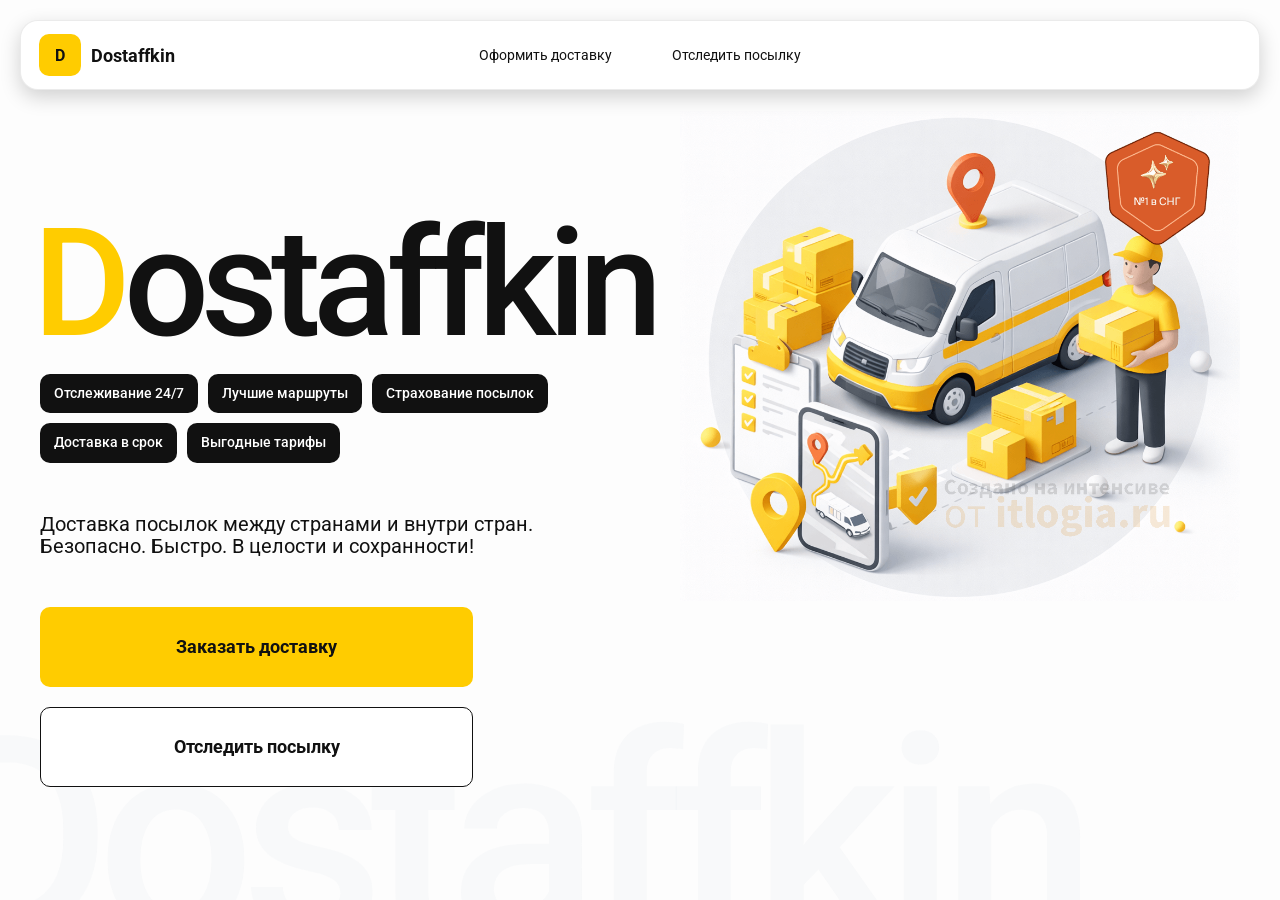
<file: index.html>
<!doctype html>
<html lang="ru">

<head>
    <meta charset="utf-8" />
    <meta name="viewport" content="width=device-width,initial-scale=1,maximum-scale=1,user-scalable=0" />
    <title>Dostaffkin — Доставка посылок между странами и внутри стран. Безопасно. Быстро. В целости и сохранности!
    </title>
    <link rel="stylesheet" href="styles/base.css" />
    <link rel="stylesheet" href="styles/base_adaptive.css" />
    <link rel="stylesheet" href="styles/index.css" />
    <link rel="stylesheet" href="styles/index_adaptive.css" />
</head>

<body>

    <div class="container">
        <header class="header">
            <a class="header-brand" href="#">
                <div class="header-logo">D</div>
                <div class="header-title">Dostaffkin</div>
            </a>
            <nav class="header-menu">
                <a class="header-link" href="./order.html">Оформить <span>доставку</span></a>
                <a class="header-link" href="./track.html">Отследить <span>посылку</span></a>
            </nav>
        </header>
        <main class="main">
            <section class="main-info">
                <div class="main-title">
                    <span>D</span>ostaffkin
                </div>
                <div class="main-features">
                    <div class="main-feature">Отслеживание 24/7</div>
                    <div class="main-feature">Лучшие маршруты</div>
                    <div class="main-feature">Страхование посылок</div>
                    <div class="main-feature">Доставка в срок</div>
                    <div class="main-feature">Выгодные тарифы</div>
                </div>
                <div class="main-description">
                    Доставка посылок между странами и внутри стран.
                    Безопасно. Быстро. В целости и сохранности!
                </div>
                <div class="main-actions">
                    <a class="button" type="button" href="./order.html">Заказать доставку</a>
                    <a class="button button-white" type="button" href="./track.html">Отследить посылку</a>
                </div>
            </section>
            <div class="main-title-ghost">Dostaffkin</div>
            <section class="main-image">
                <img src="images/main-image.png" alt="Main image" />
            </section>
        </main>

    </div>

</body>

</html>
</file>
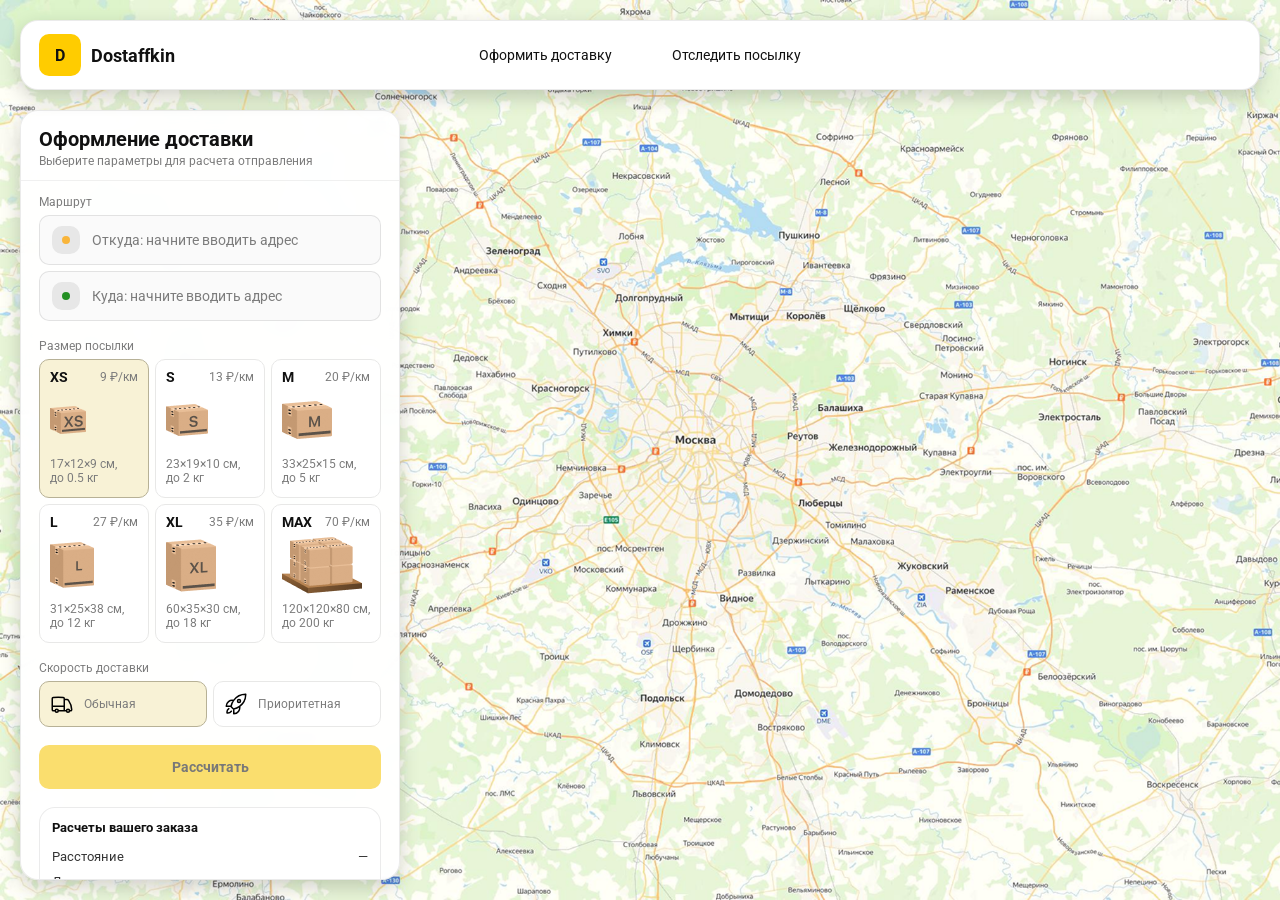
<file: order.html>
<!doctype html>
<html lang="ru">

<head>
    <meta charset="utf-8" />
    <meta name="viewport" content="width=device-width,initial-scale=1,maximum-scale=1,user-scalable=0" />
    <title>Оформление доставки</title>

    <link rel="stylesheet" href="styles/base.css" />
    <link rel="stylesheet" href="styles/base_adaptive.css" />

    <link rel="stylesheet" href="styles/order.css" />
    <link rel="stylesheet" href="styles/order_adaptive.css" />
</head>

<body>
    <div id="map"></div>

    <header class="header">
        <a class="header-brand" href="./index.html">
            <div class="header-logo">D</div>
            <div class="header-title">Dostaffkin</div>
        </a>
        <nav class="header-menu">
            <a class="header-link" href="#">Оформить <span>доставку</span></a>
            <a class="header-link" href="./track.html">Отследить <span>посылку</span></a>
        </nav>
    </header>


    <aside class="main" id="sidebar">
        <div class="main-header">
            <div class="main-title">Оформление доставки</div>
            <div class="main-text">Выберите параметры для расчета отправления</div>
        </div>
        <div class="main-content">
            <div class="main-route">
                <div class="main-block-title">Маршрут</div>
                <div class="main-fields">
                    <div class="main-field" id="fromField">
                        <div class="main-pin"></div>
                        <input id="from" placeholder="Откуда: начните вводить адрес" autocomplete="off" />
                        <div class="main-ac" id="fromAc" role="listbox" aria-label="Подсказки адресов"></div>
                    </div>

                    <div class="main-field" id="toField">
                        <div class="main-pin"></div>
                        <input id="to" placeholder="Куда: начните вводить адрес" autocomplete="off" />
                        <div class="main-ac" id="toAc" role="listbox" aria-label="Подсказки адресов"></div>
                    </div>
                </div>
            </div>
            <div class="main-package">
                <div class="main-block-title">Размер посылки</div>

                <div class="main-sizes">
                    <div class="main-size-card is-active" data-value="xs">
                        <div class="main-size-top">
                            <div class="main-size-label">XS</div>
                            <div class="main-size-rate">9 ₽/км</div>
                        </div>
                        <div class="main-size-media">
                            <img src="images/sizes/xs.png" alt="Короб XS" />
                        </div>
                        <div class="main-size-description">17×12×9 см,<br>до 0.5 кг</div>
                    </div>

                    <div class="main-size-card" data-value="s">
                        <div class="main-size-top">
                            <div class="main-size-label">S</div>
                            <div class="main-size-rate">13 ₽/км</div>
                        </div>
                        <div class="main-size-media">
                            <img src="images/sizes/s.png" alt="Короб S" />
                        </div>
                        <div class="main-size-description">23×19×10 см,<br>до 2 кг</div>
                    </div>

                    <div class="main-size-card" data-value="m">
                        <div class="main-size-top">
                            <div class="main-size-label">M</div>
                            <div class="main-size-rate">20 ₽/км</div>
                        </div>
                        <div class="main-size-media">
                            <img src="images/sizes/m.png" alt="Короб M" />
                        </div>
                        <div class="main-size-description">33×25×15 см,<br>до 5 кг</div>
                    </div>

                    <div class="main-size-card" data-value="l">
                        <div class="main-size-top">
                            <div class="main-size-label">L</div>
                            <div class="main-size-rate">27 ₽/км</div>
                        </div>
                        <div class="main-size-media">
                            <img src="images/sizes/l.png" alt="Короб L" />
                        </div>
                        <div class="main-size-description">31×25×38 см,<br>до 12 кг</div>
                    </div>

                    <div class="main-size-card" data-value="xl">
                        <div class="main-size-top">
                            <div class="main-size-label">XL</div>
                            <div class="main-size-rate">35 ₽/км</div>
                        </div>
                        <div class="main-size-media">
                            <img src="images/sizes/xl.png" alt="Короб XL" />
                        </div>
                        <div class="main-size-description">60×35×30 см,<br>до 18 кг</div>
                    </div>

                    <div class="main-size-card" data-value="max">
                        <div class="main-size-top">
                            <div class="main-size-label">MAX</div>
                            <div class="main-size-rate">70 ₽/км</div>
                        </div>
                        <div class="main-size-media main-size-media-palleta">
                            <img src="images/sizes/max.png" alt="Паллета" />
                        </div>
                        <div class="main-size-description">120×120×80 см,<br>до 200 кг</div>
                    </div>
                </div>
            </div>

            <div class="main-speed">
                <div class="main-block-title">Скорость доставки</div>

                <div class="main-speeds">
                    <div class="main-speed-card is-active" data-value="regular">
                        <img class="main-speed-media" src="images/icons/regular.svg" alt="Regular" />
                        <div class="main-speed-description">Обычная</div>
                    </div>
                    <div class="main-speed-card" data-value="fast">
                        <img class="main-speed-media" src="images/icons/fast.svg" alt="Fast" />
                        <div class="main-speed-description">Приоритетная</div>
                    </div>

                </div>
            </div>

            <div class="main-calculate-block">
                <button id="calc" class="button calculate-button" type="button" disabled>Рассчитать</button>
            </div>
            <div class="main-result" id="result">
                <div class="main-result-title">Расчеты вашего заказа</div>
                <div class="main-result-lines">
                    <div class="main-result-line"><span>Расстояние</span><span id="distanceValue">—</span></div>
                    <div class="main-result-line"><span>Доставим через</span><span id="durationValue">—</span></div>
                    <div class="main-result-line"><span>Тариф</span><span id="rateValue">—</span></div>
                </div>
                <div class="main-price">
                    <div class="main-price-label">Итого</div>
                    <div class="main-price-value" id="totalValue">—</div>
                </div>
            </div>
            <div class="main-order-box">
                <div class="main-order-form" id="orderForm">
                    <div class="main-order-title">Оформление доставки</div>
                    <div class="main-block-info-row">
                        <div class="main-block-title">Контакты</div>
                        <div class="order-fields">
                            <div class="main-field">
                                <input id="customerName" placeholder="Ваше имя" autocomplete="off" />
                            </div>
                            <div class="main-field">
                                <input id="customerPhone" placeholder="Ваш телефон" autocomplete="off"
                                    inputmode="tel" />
                            </div>
                        </div>
                    </div>
                    <div class="main-block-info-row extra-info">
                        <div class="main-block-title">Дополнительная информация</div>
                        <div class="main-field textarea">
                            <textarea id="comment" placeholder="Детали доставки и комментарии"></textarea>
                        </div>
                    </div>
                    <button id="submit" class="button main-submit-request" type="button" disabled>Отправить
                        заявку
                    </button>
                </div>

                <div class="main-order-success" id="orderSuccess">
                    <div class="main-success-icon">✓</div>
                    <div class="main-success-title">Заявка отправлена!</div>
                    <div class="main-success-title">Номер отправления – <span id="orderId"></span></div>
                    <div class="main-success-subtitle">Мы скоро свяжемся с вами</div>
                </div>
            </div>
        </div>


    </aside>


</body>

</html>
</file>
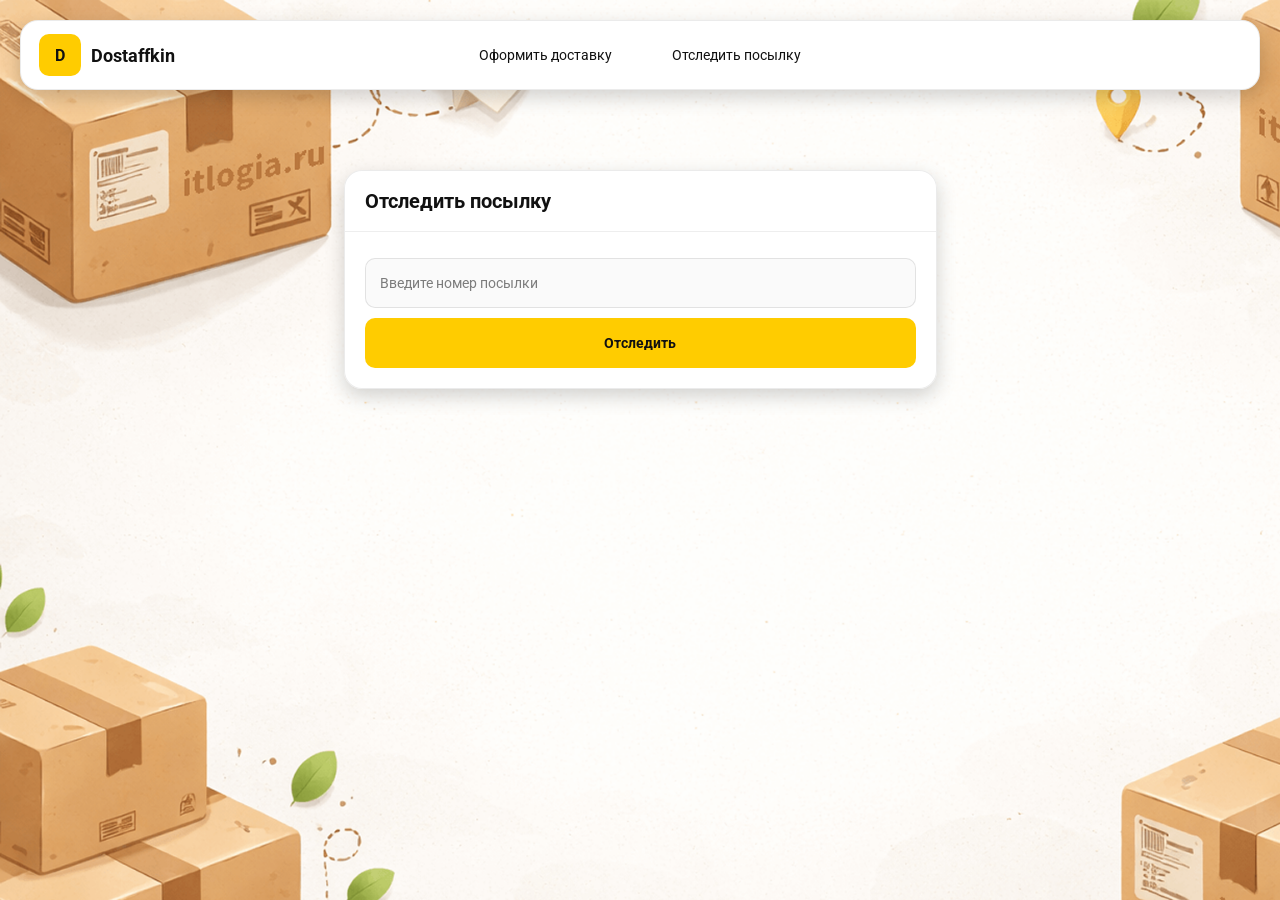
<file: track.html>
<!doctype html>
<html lang="ru">

<head>
    <meta charset="utf-8" />
    <meta name="viewport" content="width=device-width,initial-scale=1,maximum-scale=1,user-scalable=0" />
    <title>Отследить посылку</title>
    <link rel="stylesheet" href="styles/base.css" />
    <link rel="stylesheet" href="styles/base_adaptive.css" />

    <link rel="stylesheet" href="styles/track.css" />
    <link rel="stylesheet" href="styles/track_adaptive.css" />
</head>

<body>
    <div class="container">
        <header class="header">
            <a class="header-brand" href="./index.html">
                <div class="header-logo">D</div>
                <div class="header-title">Dostaffkin</div>
            </a>
            <nav class="header-menu">
                <a class="header-link" href="./order.html">Оформить <span>доставку</span></a>
                <a class="header-link" href="#">Отследить <span>посылку</span></a>
            </nav>
        </header>
        <main class="track-content">
            <section class="track-card track-search">
                <div class="track-title">Отследить посылку</div>
                <div class="track-action">
                    <div class="main-field track-field">
                        <input id="trackNumber" placeholder="Введите номер посылки" autocomplete="off" />
                    </div>
                    <button id="trackButton" class="button track-button" type="button">Отследить</button>
                </div>
            </section>
            <section class="track-card track-result" id="trackResult">
                <div class="track-result-header">
                    <div class="track-id" id="trackIdValue"></div>
                    <div class="track-routes">
                        <div class="track-route">
                            <div class="track-route-pin">
                                <svg xmlns="http://www.w3.org/2000/svg" fill="none" viewBox="0 0 24 24"
                                    stroke-width="1.5" stroke="orange" class="size-6">
                                    <path stroke-linecap="round" stroke-linejoin="round"
                                        d="M15 10.5a3 3 0 1 1-6 0 3 3 0 0 1 6 0Z" />
                                    <path stroke-linecap="round" stroke-linejoin="round"
                                        d="M19.5 10.5c0 7.142-7.5 11.25-7.5 11.25S4.5 17.642 4.5 10.5a7.5 7.5 0 1 1 15 0Z" />
                                </svg>
                            </div>
                            <div class="track-route-address" id="trackFromValue">
                                Откуда: Москва, улица Арбат, 1
                            </div>
                        </div>
                        <div class="track-route track-route-arrow">
                            <svg xmlns="http://www.w3.org/2000/svg" fill="none" viewBox="0 0 24 24" stroke-width="1.5"
                                stroke="currentColor" class="size-6">
                                <path stroke-linecap="round" stroke-linejoin="round"
                                    d="M19.5 13.5 12 21m0 0-7.5-7.5M12 21V3" />
                            </svg>
                        </div>
                        <div class="track-route">
                            <div class="track-route-pin">
                                <svg xmlns="http://www.w3.org/2000/svg" fill="none" viewBox="0 0 24 24"
                                    stroke-width="1.5" stroke="green" class="size-6">
                                    <path stroke-linecap="round" stroke-linejoin="round"
                                        d="M15 10.5a3 3 0 1 1-6 0 3 3 0 0 1 6 0Z" />
                                    <path stroke-linecap="round" stroke-linejoin="round"
                                        d="M19.5 10.5c0 7.142-7.5 11.25-7.5 11.25S4.5 17.642 4.5 10.5a7.5 7.5 0 1 1 15 0Z" />
                                </svg>
                            </div>
                            <div class="track-route-address" id="trackToValue">
                                Куда: Минск, проспект Независимости, 58
                            </div>
                        </div>
                    </div>
                </div>
                <div class="track-info">
                    <div class="track-status-title">Статус данной посылки:</div>
                    <div class="track-status-list" id="trackStatusList">


                        <div class="track-status created">
                            <img src="images/icons/created.svg" class="track-status-icon" alt="Created">
                            <div class="track-status-text">
                                <div class="track-status-text-state">Создан</div>
                                <div class="track-status-text-date">10.01.2026</div>
                            </div>
                        </div>

                        <div class="track-status in-way">
                            <img src="images/icons/in-way.svg" class="track-status-icon" alt="In way">
                            <div class="track-status-text">
                                <div class="track-status-text-state">В пути: Москва</div>
                                <div class="track-status-text-date">18.01.2026</div>
                            </div>
                        </div>

                        <div class="track-status ready">
                            <img src="images/icons/ready.svg" class="track-status-icon" alt="Ready">
                            <div class="track-status-text">
                                <div class="track-status-text-state">Готов к выдаче</div>
                                <div class="track-status-text-date">25.01.2026</div>
                            </div>
                        </div>

                        <div class="track-status done">
                            <img src="images/icons/done.svg" class="track-status-icon" alt="Done">
                            <div class="track-status-text">
                                <div class="track-status-text-state">Вручен</div>
                                <div class="track-status-text-date">27.01.2026</div>
                            </div>
                        </div>

                    </div>
                </div>
            </section>
        </main>
    </div>
</body>

</html>
</file>
<file: styles/base.css>
*, *::before, *::after {
    box-sizing: border-box;
}

@font-face {
    font-family: "Roboto";
    src: url("../fonts/Roboto-Regular.ttf");
    font-weight: normal;
}

@font-face {
    font-family: "Roboto";
    src: url("../fonts/Roboto-Bold.ttf");
    font-weight: bold;
}

@font-face {
    font-family: "Roboto";
    src: url("../fonts/Roboto-Medium.ttf");
    font-weight: 500;
}

html, body {
    margin: 0;
    color: #111111;
    font-family: "Roboto", sans-serif;
}

body {
    background: #FDFDFD;
}

.header {
    border-radius: 18px;
    box-shadow: 0 7px 20px 0 #0000002E;
    backdrop-filter: blur(10px);
    background: #ffffff;
    left: 20px;
    border: 1px solid rgba(0, 0, 0, 0.08);
    position: fixed;
    right: 20px;
    top: 20px;
    padding: 14px 18px;
    height: 70px;
    display: flex;
    align-items: center;
    z-index: 6;
}

.header-brand {
    display: flex;
    align-items: center;
    text-decoration: none;
    gap: 10px;
}

.header-logo {
    width: 42px;
    height: 42px;
    border-radius: 10px;
    background: #FFCC00;
    display: grid;
    place-items: center;
    font-weight: bold;
    color: #111;
}

.header-title {
    font-size: 18px;
    font-weight: bold;
    color: #111111;
    text-decoration: none;
}

.header-menu {
    display: flex;
    align-items: center;
    gap: 60px;
    margin: 0;
    position: absolute;
    left: 50%;
    transform: translateX(-50%);
}

.header-link {
    font-size: 14px;
    color: #111111;
    text-decoration: none;
}

.button {
    border: 0;
    outline: none;
    height: 44px;
    border-radius: 10px;
    font-size: 14px;
    font-weight: bold;
    cursor: pointer;
    font-family: inherit;
    transition: transform .08s ease, opacity .12s ease;
    background: #ffcc00;
    color: #111111;
    text-align: center;
    text-decoration: none;
}

.button:hover {
    background-color: #E5BC19;
}

.button:disabled {
    cursor: not-allowed;
    background-color: #FADE6E;
    color: #787878;
    transform: none;
}

.button.button-white {
    background: #ffffff;
    border: 1px solid #111111;
}

.button.button-white:hover {
    background: rgb(241 241 241);
}

.main-field {
    display: flex;
    align-items: center;
    margin-top: 6px;
    gap: 10px;
    border: 1px solid #1111111A;
    background: #FAFAFA;
    border-radius: 10px;
    padding: 10px 12px;
    position: relative;
    box-sizing: border-box;
    height: 50px;
}

.main-field.textarea {
    height: auto;
}

.main-pin {
    width: 28px;
    height: 28px;
    border-radius: 10px;
    background: rgba(17, 17, 17, 0.08);
    display: grid;
    place-items: center;
    flex: 0 0 auto;
    position: relative;
}

.main-pin::before {
    content: "";
    width: 8px;
    height: 8px;
    border-radius: 999px;
    background: orange;
    opacity: .75;
    display: block;
}

.main-field:last-child .main-pin::before {
    background: green;
    opacity: .85;
}

input, textarea {
    width: 100%;
    border: 0;
    outline: none;
    background: transparent;
    font-size: 14px;
    color: #111111;
    font-family: inherit;
}

textarea {
    resize: vertical;
    min-height: 72px;
    padding: 2px 0;
}

input::placeholder, textarea::placeholder {
    color: #7C7C7C;
}

.main-field:focus-within {
    border-color: rgba(0, 0, 0, 0.20);
    box-shadow: 0 0 0 4px rgba(255, 204, 0, 0.35);
    background: rgba(255, 255, 255, 0.75);
}
</file>
<file: styles/base_adaptive.css>
@media (max-width: 767px) {
    .header {
        left: 10px;
        right: 10px;
        top: 10px;
    }

    .header-link span {
        display: none;
    }

    .header-menu {
        gap: 20px;
        justify-content: flex-start;
        margin: 0 0 0 30px;
        position: static;
        transform: none;
    }
}

@media (max-width: 420px) {
    .header-title {
        display: none;
    }
}

@media (max-width: 374px) {
    .header-menu {
        gap: 10px;
        margin: 0 0 0 10px;
    }
}
</file>
<file: styles/index.css>
.container {
    overflow: hidden;
    min-height: 100vh;
}

.main {
    padding: 111px 40px 40px;
    position: relative;
    display: flex;
}

.main-info {
    max-width: 840px;
    width: 100%;
    position: relative;
}

.main-title {
    margin-top: 98px;
    font-weight: 500;
    font-size: 200px;
    line-height: 1;
    letter-spacing: -0.05em;
    color: #111111;
    left: -15px;
    position: relative;
}

.main-title span {
    color: #ffcc00;
}

.main-features {
    margin-top: 15px;
    display: flex;
    flex-wrap: wrap;
    gap: 10px;
}

.main-feature {
    background: #111111;
    color: #ffffff;
    padding: 12px 14px;
    font-weight: 500;
    font-size: 14px;
    line-height: 1.1;
    border-radius: 10px;
}

.main-description {
    margin-top: 50px;
    max-width: 500px;
    font-size: 20px;
    line-height: 1.1;
    color: #111111;
}

.main-actions {
    margin-top: 50px;
    display: flex;
    flex-direction: column;
    gap: 20px;
}

.main-actions .button {
    height: 80px;
    width: 433px;
    font-size: 18px;
    font-weight: bold;
    place-items: center;
    display: grid;
}

.main-title-ghost {
    position: absolute;
    z-index: -1;
    left: -70px;
    bottom: -150px;
    font-weight: 500;
    font-size: 278px;
    line-height: 1;
    letter-spacing: -0.05em;
    color: #ECEDF04D;
}

.main-image {
    width: 1024px;
    top: 100px;
    z-index: -2;
}

.main-image img {
    width: 100%;
    max-width: 1024px;
    height: auto;
    display: block;
}
</file>
<file: styles/index_adaptive.css>
@media (max-width: 1760px) {
    .main-title {
        font-size: 150px;
        left: -7px;
    }

    .main-info {
        max-width: 640px;
    }
}

@media (max-width: 1200px) {
    .main-info {
        max-width: 540px;
    }

    .main {
        padding: 111px 20px 20px;
    }

    .main-title {
        font-size: 120px;
        left: -4px;
    }

    .main-title-ghost {
        font-size: 220px;
    }
}

@media (max-width: 1024px) {
    .main-title {
        margin-top: 30px;
    }

    .main {
        flex-direction: column-reverse;
    }

    .main-image {
        max-width: 350px;
        position: absolute;
        left: 370px;
        top: 370px;
    }

    .main-info {
        max-width: 100%;
    }

    .main-actions {
        gap: 10px;
    }

    .main-actions .button {
        height: 50px;
        font-size: 14px;
        width: auto;
        max-width: 300px;
    }

    .main-description {
        max-width: 350px;
    }
}

@media (max-width: 570px) {
    .main-title {
        font-size: 88px;
    }

    .main-description {
        max-width: 100%
    }

    .main-actions {
       width: 100%;
    }

    .main-actions .button {
        width: 100%;
        max-width: 100%
    }

    .main-image {
        max-width: 650px;
        position: absolute;
        left: 170px;
        top: 70px;
        opacity: 0.2;
    }
}

@media (max-width: 400px) {
    .main-title {
        font-size: 70px;
    }
}
</file>
<file: styles/order.css>
#map {
    background-image: url("../images/order-bg.png");
    background-size: cover;
    position: fixed;
    inset: 0;
}

.main {
    border-radius: 18px;
    box-shadow: 0 7px 20px 0 #0000002E;
    backdrop-filter: blur(10px);
    background: rgba(255, 255, 255, 0.96);
    left: 20px;
    border: 1px solid rgba(0, 0, 0, 0.08);
    position: fixed;
    top: 110px;
    bottom: 20px;
    width: 380px;
    display: flex;
    flex-direction: column;
    overflow: hidden;
    z-index: 5;
}
.main-header {
    padding: 18px 18px 12px 18px;
    border-bottom: 1px solid rgba(0, 0, 0, 0.06);
    display: flex;
    flex-direction: column;
}

.main-title {
    font-size: 20px;
    line-height: 100%;
    font-weight: bold;
}

.main-text {
    font-size: 12px;
    margin-top: 5px;
    color: #7C7C7C;
}

.main-content {
    padding: 14px 18px 18px 18px;
    overflow: auto;
    scrollbar-width: none;
    display: flex;
    flex-direction: column;
    gap: 18px;
    flex: 1;
}

.main-block-title {
    font-size: 12px;
    color: #7C7C7C;
}

.main-route .main-block-title,
.main-package .main-block-title {
    margin-bottom: 6px;
}

.main-sizes {
    display: grid;
    gap: 6px;
    grid-template-columns: repeat(3, 1fr);
}

.main-size-card {
    border: 1px solid #E8E8E7;
    background: #FFFFFF;
    border-radius: 10px;
    padding: 10px;
    cursor: pointer;
    user-select: none;
    transition: transform .08s ease, border-color .12s ease, background .12s ease;
    min-height: 139px;
}

.main-size-card:hover {
    transform: translateY(-1px);
}

.main-size-card.is-active {
    background-color: #F8F2D6;
    border-color: #B7B196;
}

.main-size-top {
    display: flex;
    align-items: center;
    justify-content: space-between;
}

.main-size-label {
    font-weight: bold;
    font-size: 14px;
    color: #111111;
    line-height: 100%;
}

.main-size-rate {
    font-size: 12px;
    color: #7C7C7C;
    line-height: 100%;
}

.main-size-media {
    margin-top: 8px;
    height: 57px;
}

.main-size-description {
    margin-top: 8px;
    font-size: 12px;
    color: #7C7C7C;
    line-height: 1.2;
}

.calculate-button {
    width: 100%;
}

.main-result {
    border: 1px solid rgba(0, 0, 0, 0.08);
    background: rgba(255, 255, 255, 0.75);
    border-radius: 16px;
    padding: 12px;
    line-height: 1.25;
}

.main-result-title {
    font-weight: bold;
    font-size: 13px;
    color: #111111;
    margin-bottom: 13px;
}

.main-result-lines {
    gap: 8px;
    display: flex;
    flex-direction: column;
}

.main-result-line {
    font-size: 13px;
    color: rgba(17, 17, 17, 0.85);
    display: flex;
    justify-content: space-between;
}

.main-price {
    margin-top: 18px;
    padding-top: 10px;
    border-top: 1px dashed rgba(0, 0, 0, 0.12);
    display: flex;
    align-items: baseline;
    justify-content: space-between;
}

.main-price-label {
    font-size: 12px;
    color: rgba(17, 17, 17, 0.55);
}

.main-price-value {
    font-size: 20px;
    font-weight: bold;
    color: #111111;
    letter-spacing: -0.3px;
}

.main-order-box {
    background: #ffffff;
    border: 1px solid #E8E8E7;
    border-radius: 10px;
    padding: 12px;
}

.main-order-title {
    margin-bottom: 8px;
    font-weight: bold;
    font-size: 14px;
    color: #111111;
}

.main-block-info {
    display: flex;
    flex-direction: column;
    gap: 6px;
}

.order-fields {
    display: grid;
    grid-template-columns: 1fr 1fr;
    column-gap: 10px;
    margin-top: 6px;
}

.main-block-info-row.extra-info {
    display: block;
    margin-top: 13px;
}

.main-submit-request {
    width: 100%;
    margin-top: 6px;
}

.main-order-success {
    display: none;
    text-align: center;
    padding: 22px 12px;
    gap: 12px;
}

.main-order-success.is-visible {
    display: flex;
    flex-direction: column;
    align-items: center;
}

.main-success-icon {
    width: 56px;
    height: 56px;
    border-radius: 50%;
    background: #16a34a;
    color: #ffffff;
    display: grid;
    place-items: center;
    font-size: 30px;
}

.main-success-title {
    font-size: 14px;
    font-weight: bold;
    color: #111111;
}

.main-success-subtitle {
    font-size: 12px;
    color: rgba(17, 17, 17, 0.55);
    line-height: 1.3;
}

.main-speed .main-block-title {
    margin-bottom: 6px;
}

.main-speeds {
    display: grid;
    gap: 6px;
    grid-template-columns: repeat(2, 1fr);
}

.main-speed-card {
    border: 1px solid #E8E8E7;
    background: #FFFFFF;
    border-radius: 10px;
    padding: 10px;
    cursor: pointer;
    user-select: none;
    transition: transform .08s ease, border-color .12s ease, background .12s ease;
    display: flex;
    align-items: center;
    gap: 10px;
}

.main-speed-card:hover {
    transform: translateY(-1px);
}

.main-speed-card.is-active {
    background-color: #F8F2D6;
    border-color: #B7B196;
}

.main-speed-description {
    font-size: 12px;
    color: #7C7C7C;
    line-height: 1.2;
}
</file>
<file: styles/order_adaptive.css>
@media (max-width: 767px) {
    .main {
        left: 10px;
        right: 10px;
        top: 50%;
        bottom: 12px;
        width: auto;
        max-width: none;
    }
}

@media (max-width: 420px) {
    .main-sizes {
        grid-template-columns: repeat(2, 1fr);
    }
}
</file>
<file: styles/track.css>
.container {
    background: #F4F4F4 url("../images/track-bg.png");
    background-size: cover;
    min-height: 100vh;
    padding: 170px 0 50px 0;
}

.track-content {
    width: 593px;
    margin: 0 auto;
}

.track-card {
    width: 100%;
    border-radius: 18px;
    box-shadow: 0 7px 20px 0 #0000002E;
    backdrop-filter: blur(10px);
    background: rgba(255, 255, 255, 0.96);
    border: 1px solid rgba(0, 0, 0, 0.08);
}

.track-title {
    font-size: 20px;
    line-height: 100%;
    font-weight: bold;
    border-bottom: 1px solid #EEEEEE;
    padding: 20px;
}

.track-action {
    padding: 20px;
}

.track-button {
    width: 100%;
    height: 50px;
}

.track-field {
    margin-bottom: 10px;
}

.track-result {
    margin-top: 5px;
    display: none;
}

.track-result.is-visible {
    display: block;
}

.track-result-header {
    font-weight: bold;
    font-size: 14px;
    color: #111111;
    padding: 20px;
    border-bottom: 1px solid #EEEEEE;
}

.track-id {
    margin-bottom: 12px;
    font-size: 20px;
}

.track-routes {
    display: flex;
    flex-direction: column;
    gap: 10px;
    font-weight: normal;
}

.track-route {
    display: flex;
    align-items: center;
    gap: 10px;
}

.track-route-pin {
    width: 24px;
    height: 24px;
    flex-shrink: 0;
}

.track-route-arrow {
    padding: 15px 0;
    width: 24px;
    height: 24px;
}

.track-info {
    padding: 20px;
}

.track-status {
    display: flex;
    align-items: center;
    font-size: 12px;
    gap: 10px;
}

.track-status-title {
    font-size: 14px;
    color: #111111;
    margin-bottom: 20px;
}

.track-status-list {
    display: flex;
    flex-direction: column;
    gap: 15px;
}

.track-status-icon {
    width: 40px;
    height: 40px;
    border-radius: 50%;
    background: rgba(17, 17, 17, 0.08);
    display: grid;
    place-items: center;
    flex: 0 0 auto;
}

.track-status.created .track-status-icon {
    background-color: #F1CB00;
}

.track-status.in-way .track-status-icon {
    background-color: #F08A11;
}

.track-status.ready .track-status-icon {
    background-color: #A35D0A;
}

.track-status.done .track-status-icon {
    background-color: #37C93B;
}

.track-status-text {
    display: flex;
    align-items: center;
    justify-content: space-between;
    color: #111111;
    font-size: 12px;
    flex: 1;
}

.track-status-date {
    color: rgba(17, 17, 17, 0.55);
}
</file>
<file: styles/track_adaptive.css>
@media (max-width: 767px) {
    .container {
        padding: 130px 0 50px 0;
    }

    .track-content {
        width: 100%;
        padding-left: 10px;
        padding-right: 10px;
    }

    .track-result-header {
        padding: 20px;
    }
}
</file>
